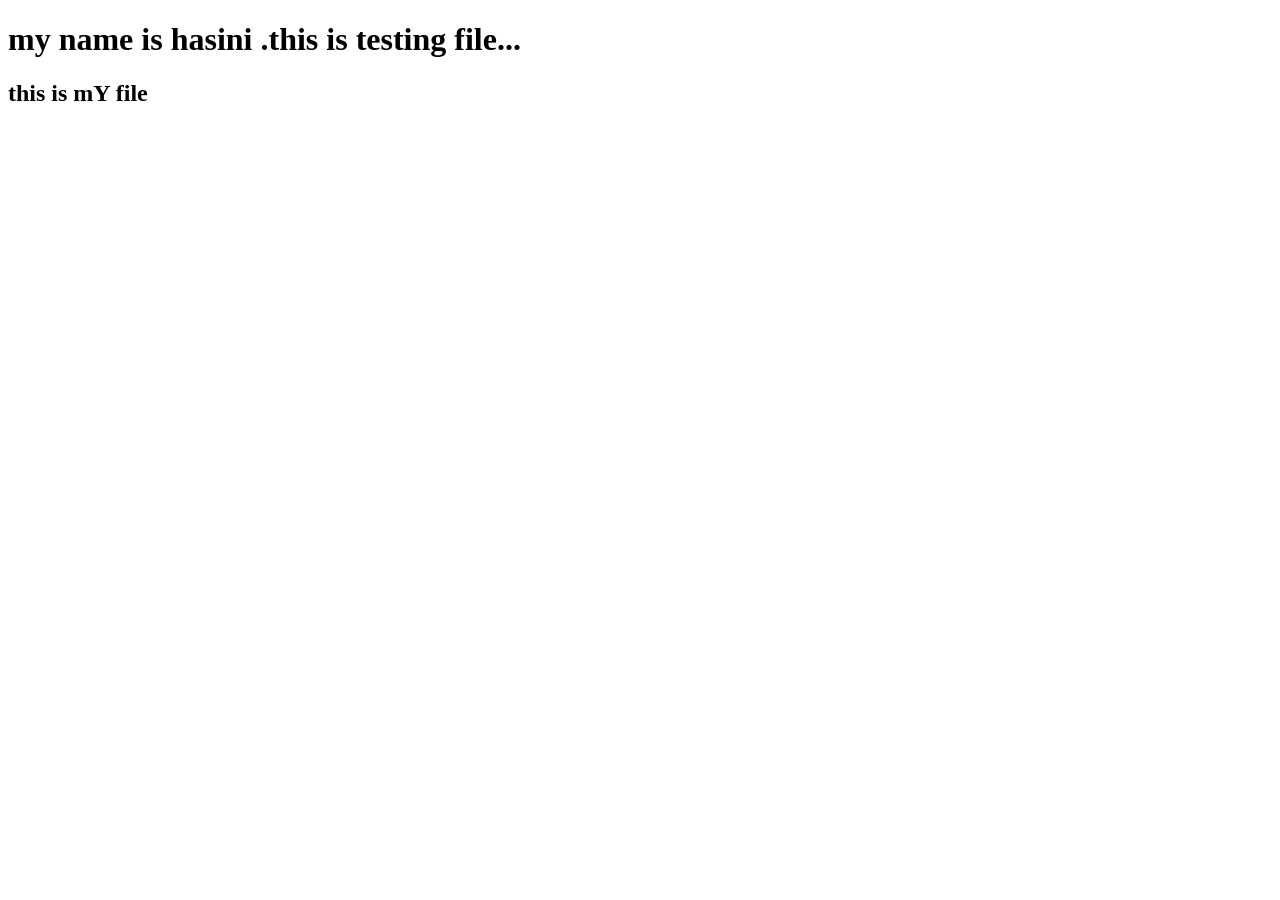
<file: index.html>
<!DOCTYPE html>
<html lang="en">
<head>
    <meta charset="UTF-8">
    <meta name="viewport" content="width=device-width, initial-scale=1.0">
    <title>Document</title>
</head>
<body>
    <h1>my name is hasini .this is testing file...</h1>
    <h2>this is mY file</h2>
</body>
</html>
</file>
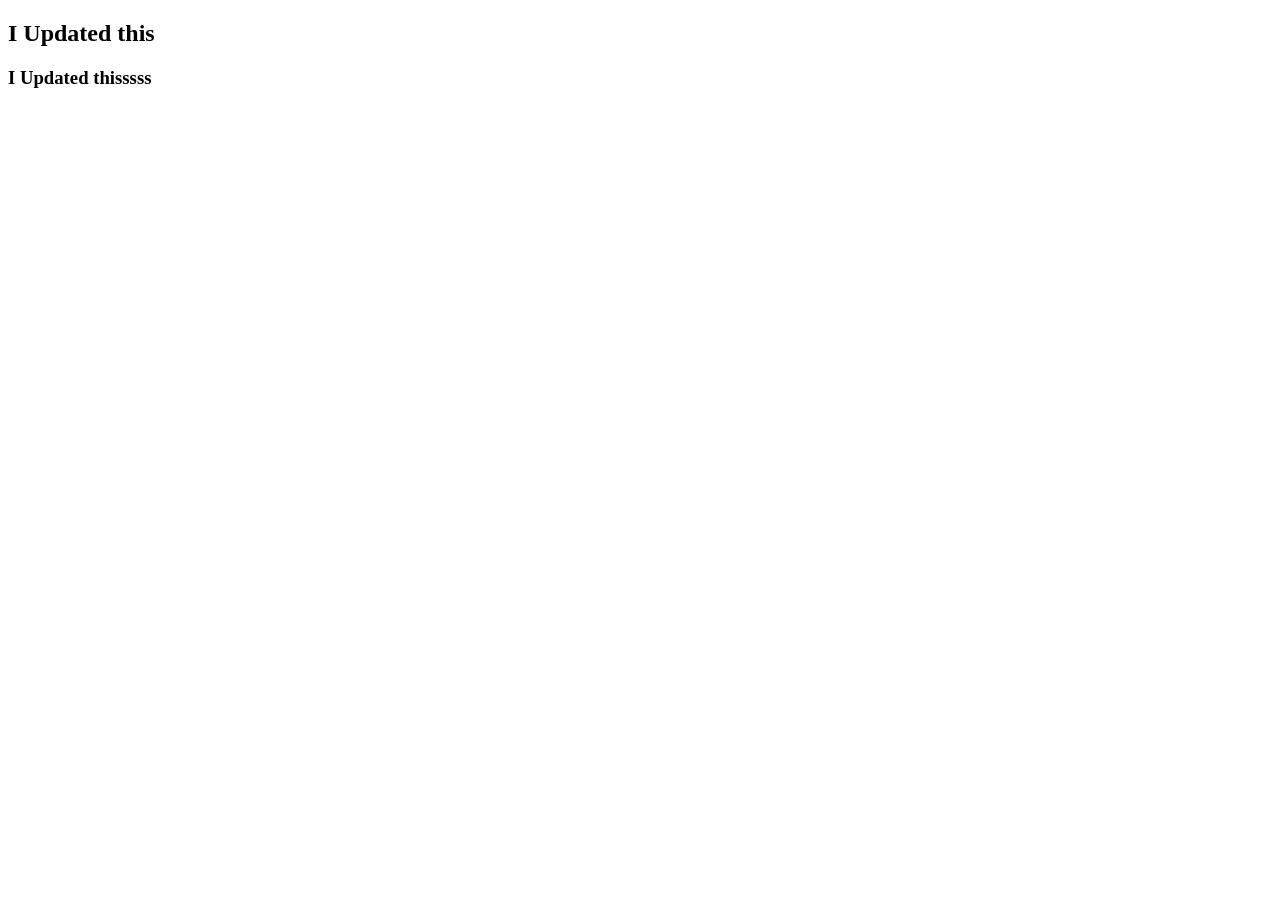
<file: charuindex.html>
<!DOCTYPE html>
<html lang="en">
<head>
    <meta charset="UTF-8">
    <meta name="viewport" content="width=<device-width>, initial-scale=1.0">
    <title>Document</title>
</head>
<body>
    <h2>I Updated this</h2>
    <h3>I Updated thisssss</h3>
    
</body>
</html>
</file>
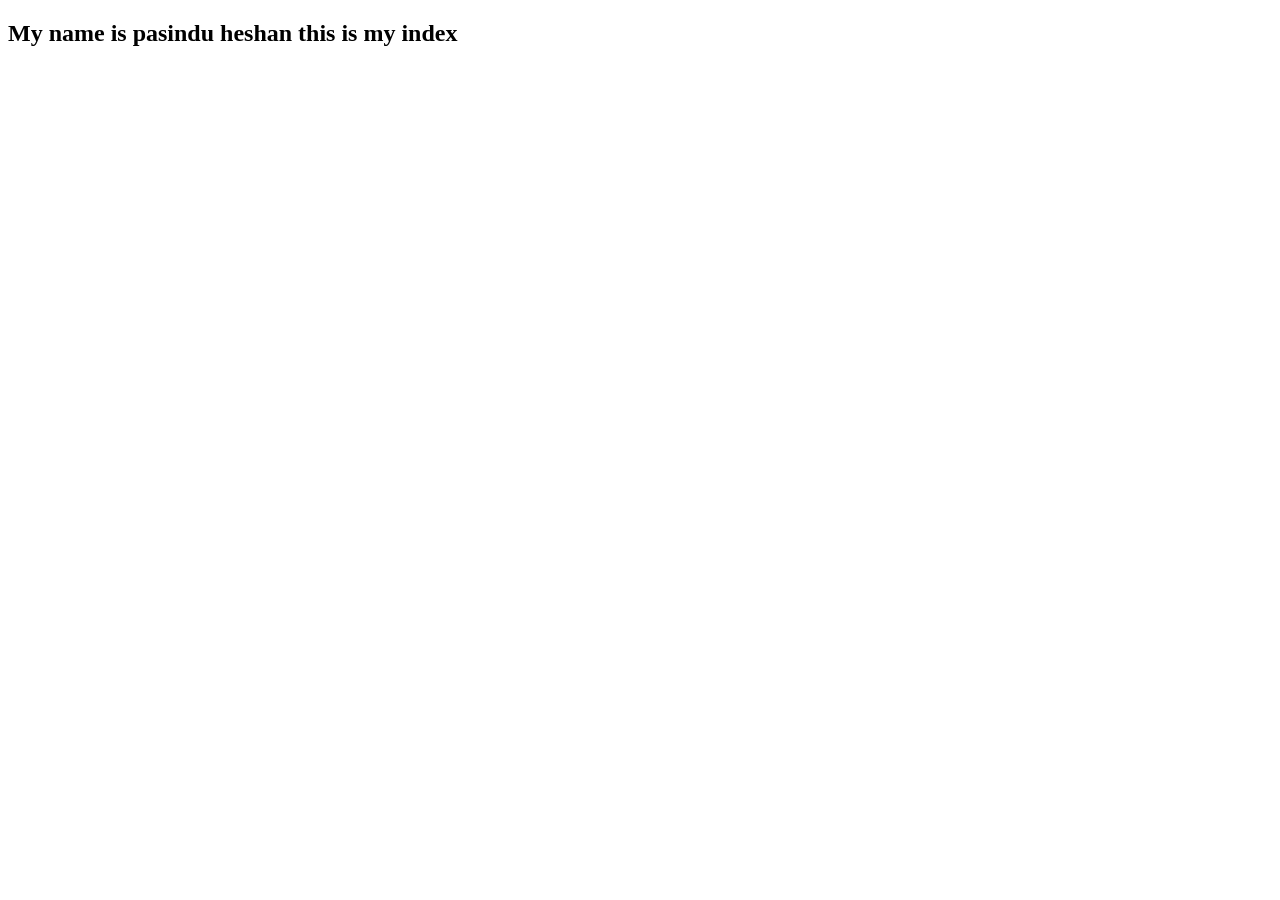
<file: pasiduindex.html>
<!DOCTYPE html>
<html lang="en">
<head>
    <meta charset="UTF-8">
    <meta name="viewport" content="width=<device-width>, initial-scale=1.0">
    <title>Document</title>
</head>
<body>
    <h2>My name is pasindu heshan this is my index</h2>
</body>
</html>
</file>
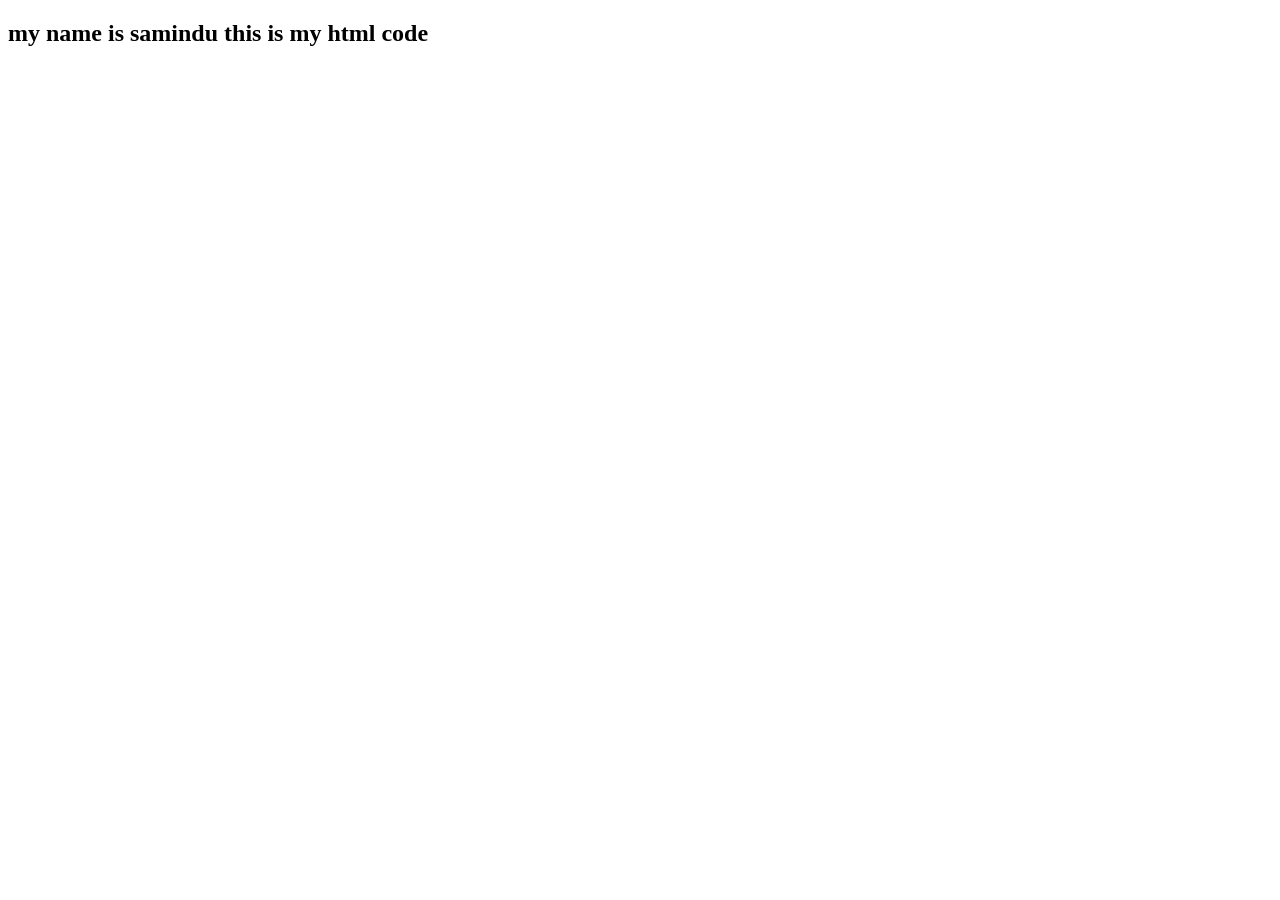
<file: samindu.html>
<!DOCTYPE html>
<html lang="en">
<head>
    <meta charset="UTF-8">
    <meta name="viewport" content="width=device-width, initial-scale=1.0">
    <title>Document</title>
</head>
<body>
    <h2>my name is samindu this is my html code</h2>
</body>
</html>
</file>
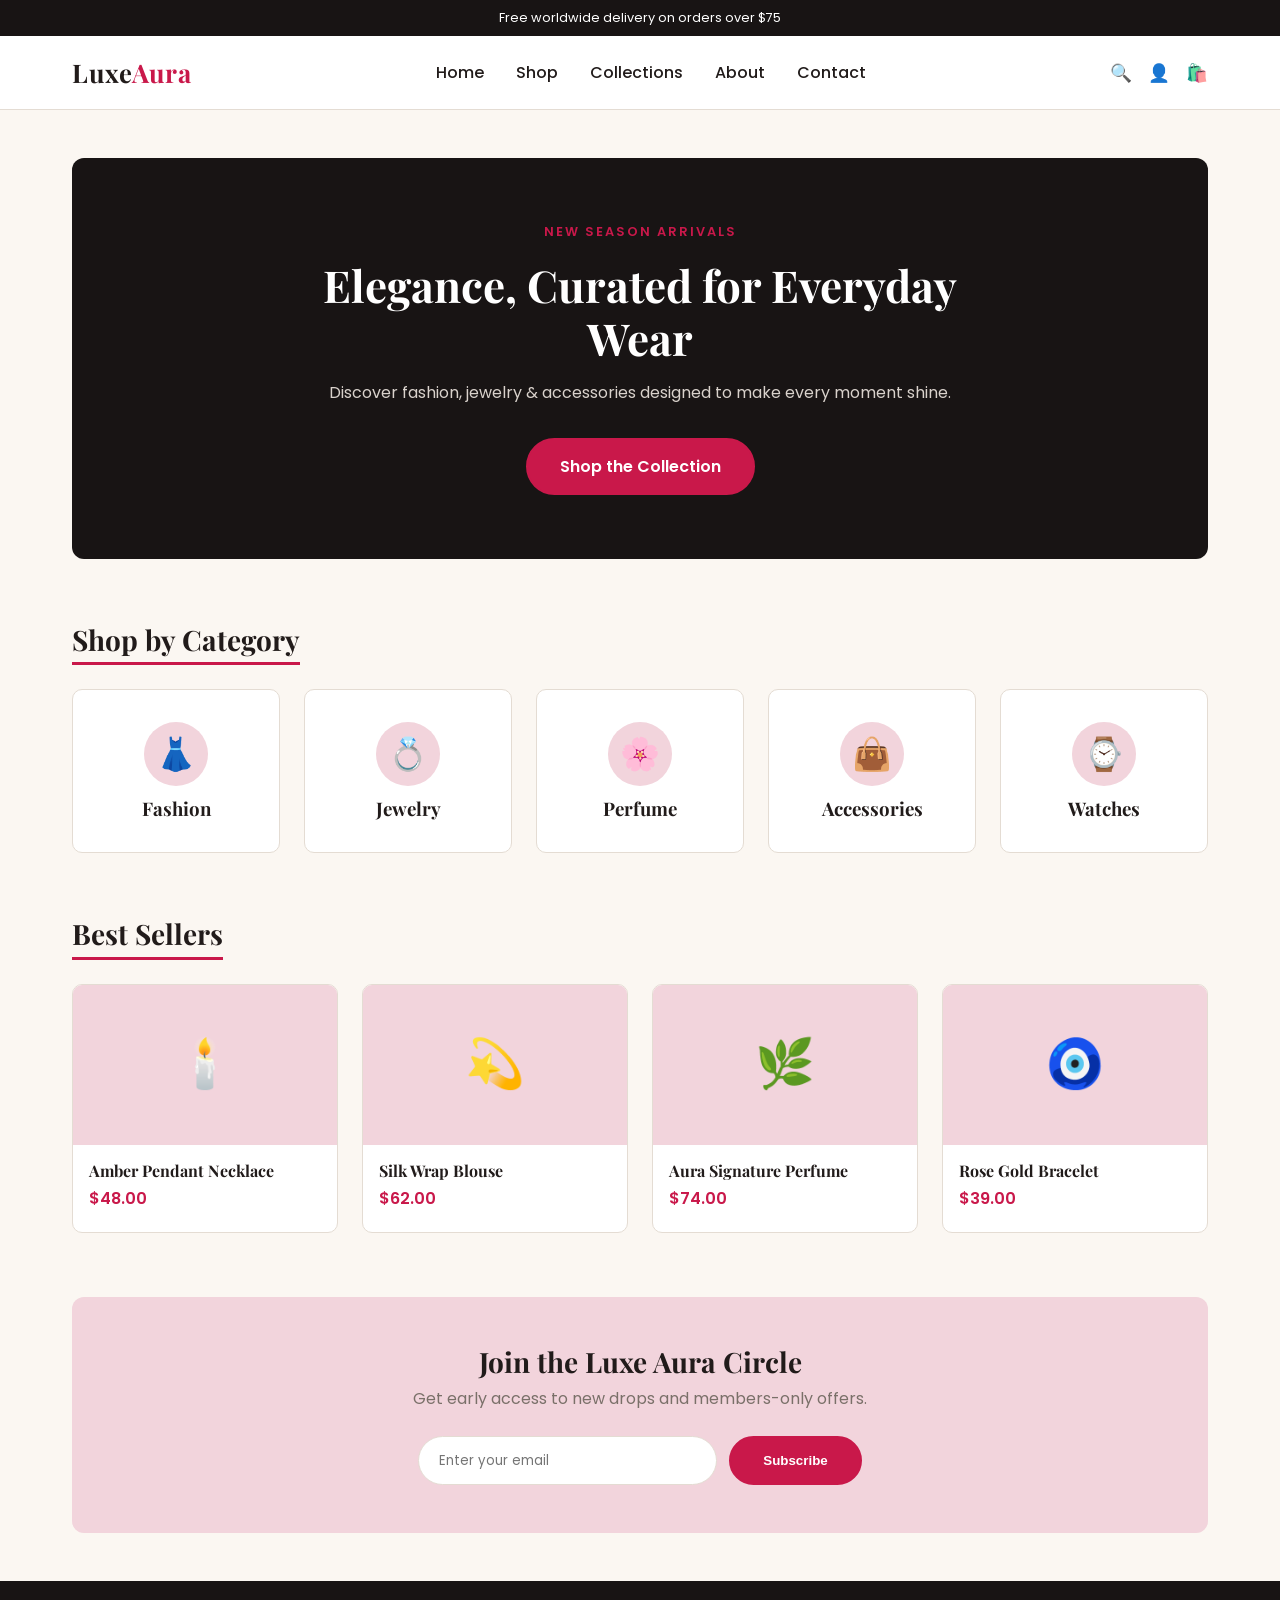
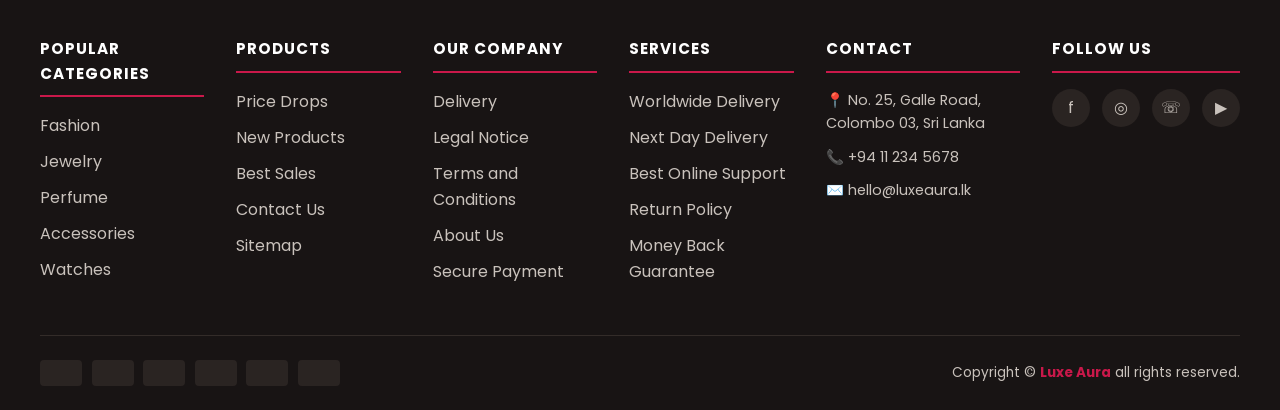
<file: wireframecharu.html>
<!DOCTYPE html>
<html lang="en">
<head>
  <meta charset="UTF-8">
  <meta name="viewport" content="width=device-width, initial-scale=1.0">
  <title>Luxe Aura | Timeless Fashion & Jewelry</title>
  <link rel="preconnect" href="https://fonts.googleapis.com">
  <link href="https://fonts.googleapis.com/css2?family=Playfair+Display:wght@600;700&family=Poppins:wght@400;500;600;700&display=swap" rel="stylesheet">
  <link rel="stylesheet" href="/wireframecharu.css">
</head>
<body>

  <!-- ============ HEADER ============ -->
  <header class="site-header">
    <div class="topbar">
      <p>Free worldwide delivery on orders over $75</p>
    </div>
    <nav class="navbar">
      <a href="#" class="logo">Luxe<span>Aura</span></a>
      <ul class="nav-links">
        <li><a href="#">Home</a></li>
        <li><a href="#">Shop</a></li>
        <li><a href="#">Collections</a></li>
        <li><a href="#">About</a></li>
        <li><a href="#">Contact</a></li>
      </ul>
      <div class="nav-icons">
        <a href="#" aria-label="Search">🔍</a>
        <a href="#" aria-label="Account">👤</a>
        <a href="#" aria-label="Cart">🛍️</a>
      </div>
    </nav>
  </header>

  <!-- ============ MAIN ============ -->
  <main class="page-grid">

    <!-- HERO -->
    <section class="hero">
      <div class="hero-text">
        <p class="eyebrow">New Season Arrivals</p>
        <h1>Elegance, Curated for Everyday Wear</h1>
        <p class="hero-sub">Discover fashion, jewelry &amp; accessories designed to make every moment shine.</p>
        <a href="#" class="btn-primary">Shop the Collection</a>
      </div>
    </section>

    <!-- POPULAR CATEGORIES -->
    <section class="categories">
      <h2 class="section-title">Shop by Category</h2>
      <div class="category-grid">
        <article class="category-card">
          <div class="card-thumb">👗</div>
          <h3>Fashion</h3>
        </article>
        <article class="category-card">
          <div class="card-thumb">💍</div>
          <h3>Jewelry</h3>
        </article>
        <article class="category-card">
          <div class="card-thumb">🌸</div>
          <h3>Perfume</h3>
        </article>
        <article class="category-card">
          <div class="card-thumb">👜</div>
          <h3>Accessories</h3>
        </article>
        <article class="category-card">
          <div class="card-thumb">⌚</div>
          <h3>Watches</h3>
        </article>
      </div>
    </section>

    <!-- BEST SELLERS -->
    <section class="products">
      <h2 class="section-title">Best Sellers</h2>
      <div class="product-grid">
        <article class="product-card">
          <div class="product-thumb">🕯️</div>
          <h3>Amber Pendant Necklace</h3>
          <p class="price">$48.00</p>
        </article>
        <article class="product-card">
          <div class="product-thumb">💫</div>
          <h3>Silk Wrap Blouse</h3>
          <p class="price">$62.00</p>
        </article>
        <article class="product-card">
          <div class="product-thumb">🌿</div>
          <h3>Aura Signature Perfume</h3>
          <p class="price">$74.00</p>
        </article>
        <article class="product-card">
          <div class="product-thumb">🧿</div>
          <h3>Rose Gold Bracelet</h3>
          <p class="price">$39.00</p>
        </article>
      </div>
    </section>

    <!-- NEWSLETTER -->
    <section class="newsletter">
      <h2>Join the Luxe Aura Circle</h2>
      <p>Get early access to new drops and members-only offers.</p>
      <form class="newsletter-form" onsubmit="return false;">
        <input type="email" placeholder="Enter your email" aria-label="Email address">
        <button type="submit" class="btn-primary">Subscribe</button>
      </form>
    </section>

  </main>

  <!-- ============ FOOTER ============ -->
  <footer class="site-footer">
    <div class="footer-grid">

      <div class="footer-col">
        <h4>Popular Categories</h4>
        <ul>
          <li><a href="#">Fashion</a></li>
          <li><a href="#">Jewelry</a></li>
          <li><a href="#">Perfume</a></li>
          <li><a href="#">Accessories</a></li>
          <li><a href="#">Watches</a></li>
        </ul>
      </div>

      <div class="footer-col">
        <h4>Products</h4>
        <ul>
          <li><a href="#">Price Drops</a></li>
          <li><a href="#">New Products</a></li>
          <li><a href="#">Best Sales</a></li>
          <li><a href="#">Contact Us</a></li>
          <li><a href="#">Sitemap</a></li>
        </ul>
      </div>

      <div class="footer-col">
        <h4>Our Company</h4>
        <ul>
          <li><a href="#">Delivery</a></li>
          <li><a href="#">Legal Notice</a></li>
          <li><a href="#">Terms and Conditions</a></li>
          <li><a href="#">About Us</a></li>
          <li><a href="#">Secure Payment</a></li>
        </ul>
      </div>

      <div class="footer-col">
        <h4>Services</h4>
        <ul>
          <li><a href="#">Worldwide Delivery</a></li>
          <li><a href="#">Next Day Delivery</a></li>
          <li><a href="#">Best Online Support</a></li>
          <li><a href="#">Return Policy</a></li>
          <li><a href="#">Money Back Guarantee</a></li>
        </ul>
      </div>

      <div class="footer-col">
        <h4>Contact</h4>
        <address>
          <p>📍 No. 25, Galle Road, Colombo 03, Sri Lanka</p>
          <p>📞 +94 11 234 5678</p>
          <p>✉️ hello@luxeaura.lk</p>
        </address>
      </div>

      <div class="footer-col">
        <h4>Follow Us</h4>
        <div class="social-links">
          <a href="#" aria-label="Facebook">f</a>
          <a href="#" aria-label="Instagram">◎</a>
          <a href="#" aria-label="WhatsApp">☏</a>
          <a href="#" aria-label="YouTube">▶</a>
        </div>
      </div>

    </div>

    <div class="footer-bottom">
      <div class="payment-icons">
        <span></span><span></span><span></span><span></span><span></span><span></span>
      </div>
      <p>Copyright &copy; <strong>Luxe Aura</strong> all rights reserved.</p>
    </div>
  </footer>

</body>
</html>
</file>
<file: wireframecharu.css>
*,
*::before,
*::after {
  box-sizing: border-box;
  margin: 0;
  padding: 0;
}

:root {
  --color-bg: #FBF7F2;
  --color-ink: #211B1A;
  --color-dark: #181414;
  --color-accent: #C9184A;
  --color-accent-soft: #F2D4DC;
  --color-line: #E4DCD3;
  --color-muted: #7A7069;

  --font-display: 'Playfair Display', serif;
  --font-body: 'Poppins', sans-serif;
}

body {
  font-family: var(--font-body);
  background: var(--color-bg);
  color: var(--color-ink);
  line-height: 1.6;
}

h1, h2, h3 {
  font-family: var(--font-display);
  line-height: 1.2;
}

a {
  color: inherit;
  text-decoration: none;
}

ul {
  list-style: none;
}

img {
  max-width: 100%;
  display: block;
}

.section-title {
  font-size: 1.75rem;
  margin-bottom: 1.5rem;
  border-bottom: 3px solid var(--color-accent);
  display: inline-block;
  padding-bottom: 0.35rem;
}

/* =====================================================
   HEADER — Flexbox for nav bar alignment
   ===================================================== */
.site-header {
  border-bottom: 1px solid var(--color-line);
  background: #fff;
}

.topbar {
  background: var(--color-dark);
  color: #fff;
  text-align: center;
  font-size: 0.8rem;
  padding: 0.5rem 1rem;
}

/* Flexbox component #1: navigation bar */
.navbar {
  display: flex;
  align-items: center;
  justify-content: space-between;
  gap: 1.5rem;
  padding: 1rem 2rem;
  max-width: 1200px;
  margin: 0 auto;
}

.logo {
  font-family: var(--font-display);
  font-size: 1.6rem;
  font-weight: 700;
  letter-spacing: 0.5px;
}

.logo span {
  color: var(--color-accent);
}

.nav-links {
  display: flex;
  gap: 2rem;
  font-weight: 500;
}

.nav-links a {
  border-bottom: 2px solid transparent;
  padding-bottom: 4px;
  transition: border-color 0.2s ease;
}

.nav-links a:hover,
.nav-links a:focus-visible {
  border-color: var(--color-accent);
}

.nav-icons {
  display: flex;
  gap: 1rem;
  font-size: 1.1rem;
}

/* =====================================================
   MAIN — CSS Grid for primary page architecture
   ===================================================== */
.page-grid {
  display: grid;
  grid-template-columns: 1fr;
  gap: 4rem;
  max-width: 1200px;
  margin: 0 auto;
  padding: 3rem 2rem;
}

/* ---------- Hero ---------- */
.hero {
  background: var(--color-dark);
  color: #fff;
  border-radius: 12px;
  padding: 4rem 3rem;
  display: grid;
  place-items: center;
  text-align: center;
}

.hero-text {
  max-width: 640px;
}

.eyebrow {
  color: var(--color-accent);
  text-transform: uppercase;
  letter-spacing: 2px;
  font-size: 0.8rem;
  font-weight: 600;
  margin-bottom: 1rem;
}

.hero h1 {
  font-size: 2.75rem;
  margin-bottom: 1rem;
}

.hero-sub {
  color: #D9D2CC;
  margin-bottom: 2rem;
}

.btn-primary {
  display: inline-block;
  background: var(--color-accent);
  color: #fff;
  font-weight: 600;
  padding: 0.85rem 2rem;
  border-radius: 30px;
  border: 2px solid var(--color-accent);
  transition: background 0.2s ease, color 0.2s ease;
}

.btn-primary:hover {
  background: transparent;
  color: var(--color-accent);
}

/* ---------- Category grid (Grid inside a section) ---------- */
.category-grid {
  display: grid;
  grid-template-columns: repeat(5, 1fr);
  gap: 1.5rem;
}

/* Flexbox component #2: content alignment inside each card */
.category-card {
  display: flex;
  flex-direction: column;
  align-items: center;
  justify-content: center;
  gap: 0.75rem;
  background: #fff;
  border: 1px solid var(--color-line);
  border-radius: 10px;
  padding: 2rem 1rem;
  text-align: center;
  transition: box-shadow 0.2s ease, transform 0.2s ease;
}

.category-card:hover {
  box-shadow: 0 8px 20px rgba(0,0,0,0.08);
  transform: translateY(-3px);
}

.card-thumb {
  font-size: 2rem;
  width: 64px;
  height: 64px;
  border-radius: 50%;
  background: var(--color-accent-soft);
  display: flex;
  align-items: center;
  justify-content: center;
}

/* ---------- Product grid ---------- */
.product-grid {
  display: grid;
  grid-template-columns: repeat(4, 1fr);
  gap: 1.5rem;
}

.product-card {
  background: #fff;
  border: 1px solid var(--color-line);
  border-radius: 10px;
  overflow: hidden;
  padding-bottom: 1.25rem;
}

.product-thumb {
  background: var(--color-accent-soft);
  font-size: 3rem;
  height: 160px;
  display: flex;
  align-items: center;
  justify-content: center;
  margin-bottom: 1rem;
}

.product-card h3 {
  font-size: 1rem;
  padding: 0 1rem;
  margin-bottom: 0.4rem;
}

.price {
  padding: 0 1rem;
  color: var(--color-accent);
  font-weight: 600;
}

/* ---------- Newsletter ---------- */
.newsletter {
  background: var(--color-accent-soft);
  border-radius: 12px;
  padding: 3rem 2rem;
  text-align: center;
}

.newsletter h2 {
  font-size: 1.75rem;
  margin-bottom: 0.5rem;
}

.newsletter p {
  color: var(--color-muted);
  margin-bottom: 1.5rem;
}

/* Flexbox component #3: newsletter form row */
.newsletter-form {
  display: flex;
  justify-content: center;
  gap: 0.75rem;
  flex-wrap: wrap;
}

.newsletter-form input {
  font-family: var(--font-body);
  padding: 0.85rem 1.25rem;
  border: 1px solid var(--color-line);
  border-radius: 30px;
  min-width: 260px;
}

.newsletter-form button {
  cursor: pointer;
}

/* =====================================================
   FOOTER — Grid for columns, Flexbox for social icons
   ===================================================== */
.site-footer {
  background: var(--color-dark);
  color: #C9C2BC;
  padding: 3.5rem 2rem 1.5rem;
}

.footer-grid {
  max-width: 1200px;
  margin: 0 auto;
  display: grid;
  grid-template-columns: repeat(4, 1.1fr) 1.3fr 0.8fr;
  gap: 2rem;
}

.footer-col h4 {
  color: #fff;
  font-family: var(--font-body);
  font-size: 0.95rem;
  text-transform: uppercase;
  letter-spacing: 1px;
  margin-bottom: 1rem;
  padding-bottom: 0.6rem;
  border-bottom: 2px solid var(--color-accent);
}

.footer-col ul li {
  margin-bottom: 0.65rem;
}

.footer-col ul li a:hover {
  color: #fff;
}

.footer-col address p {
  margin-bottom: 0.65rem;
  font-style: normal;
  font-size: 0.9rem;
}

/* Flexbox component #4: social icon row */
.social-links {
  display: flex;
  gap: 0.75rem;
}

.social-links a {
  width: 38px;
  height: 38px;
  border-radius: 50%;
  background: #2A2422;
  display: flex;
  align-items: center;
  justify-content: center;
  transition: background 0.2s ease;
}

.social-links a:hover {
  background: var(--color-accent);
}

.footer-bottom {
  max-width: 1200px;
  margin: 2.5rem auto 0;
  padding-top: 1.5rem;
  border-top: 1px solid #332C29;
  display: flex;
  justify-content: space-between;
  align-items: center;
  flex-wrap: wrap;
  gap: 1rem;
  font-size: 0.85rem;
}

.footer-bottom strong {
  color: var(--color-accent);
}

.payment-icons {
  display: flex;
  gap: 0.6rem;
}

.payment-icons span {
  width: 42px;
  height: 26px;
  border-radius: 4px;
  background: #2A2422;
  display: inline-block;
}

/* =====================================================
   RESPONSIVE
   ===================================================== */
@media (max-width: 960px) {
  .category-grid { grid-template-columns: repeat(3, 1fr); }
  .product-grid { grid-template-columns: repeat(2, 1fr); }
  .footer-grid { grid-template-columns: repeat(2, 1fr); }
}

@media (max-width: 640px) {
  .navbar { flex-wrap: wrap; }
  .nav-links { order: 3; width: 100%; justify-content: center; }
  .category-grid { grid-template-columns: repeat(2, 1fr); }
  .product-grid { grid-template-columns: 1fr; }
  .footer-grid { grid-template-columns: 1fr; }
  .hero h1 { font-size: 2rem; }
}
</file>
